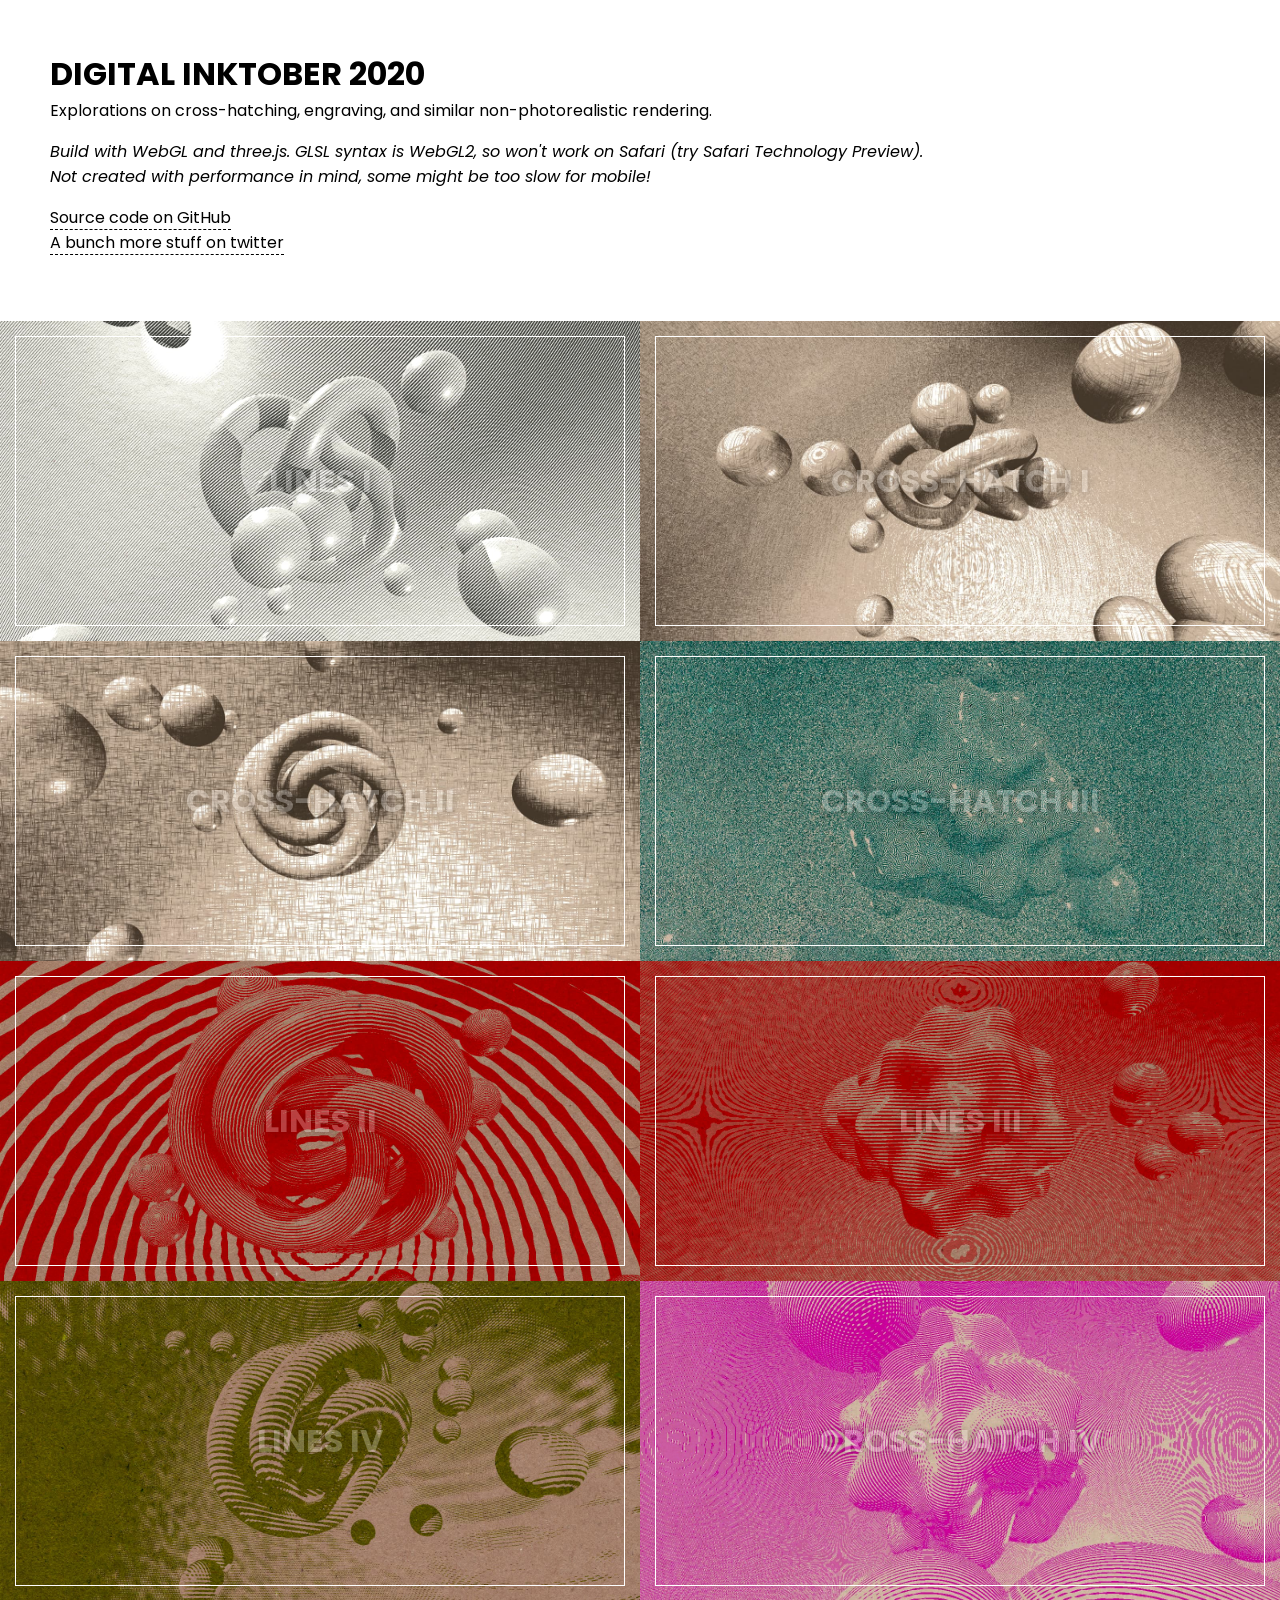
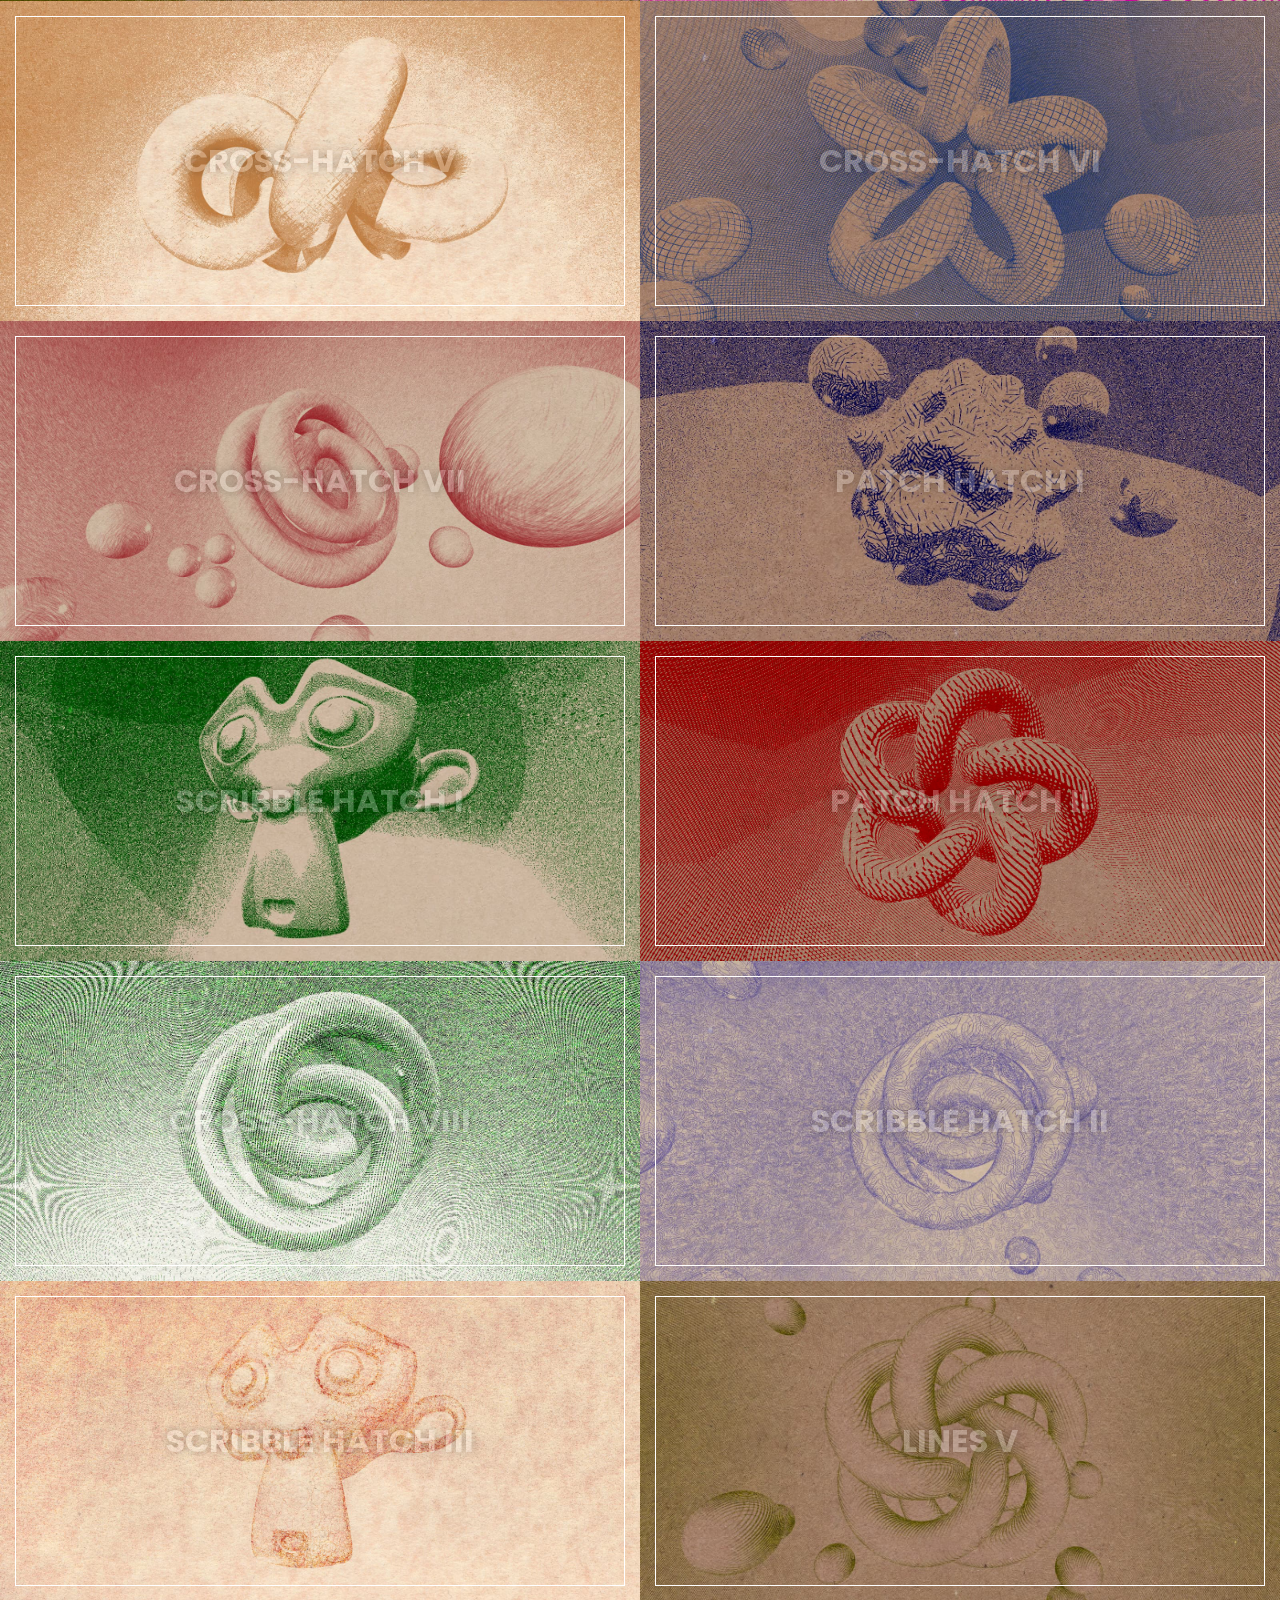
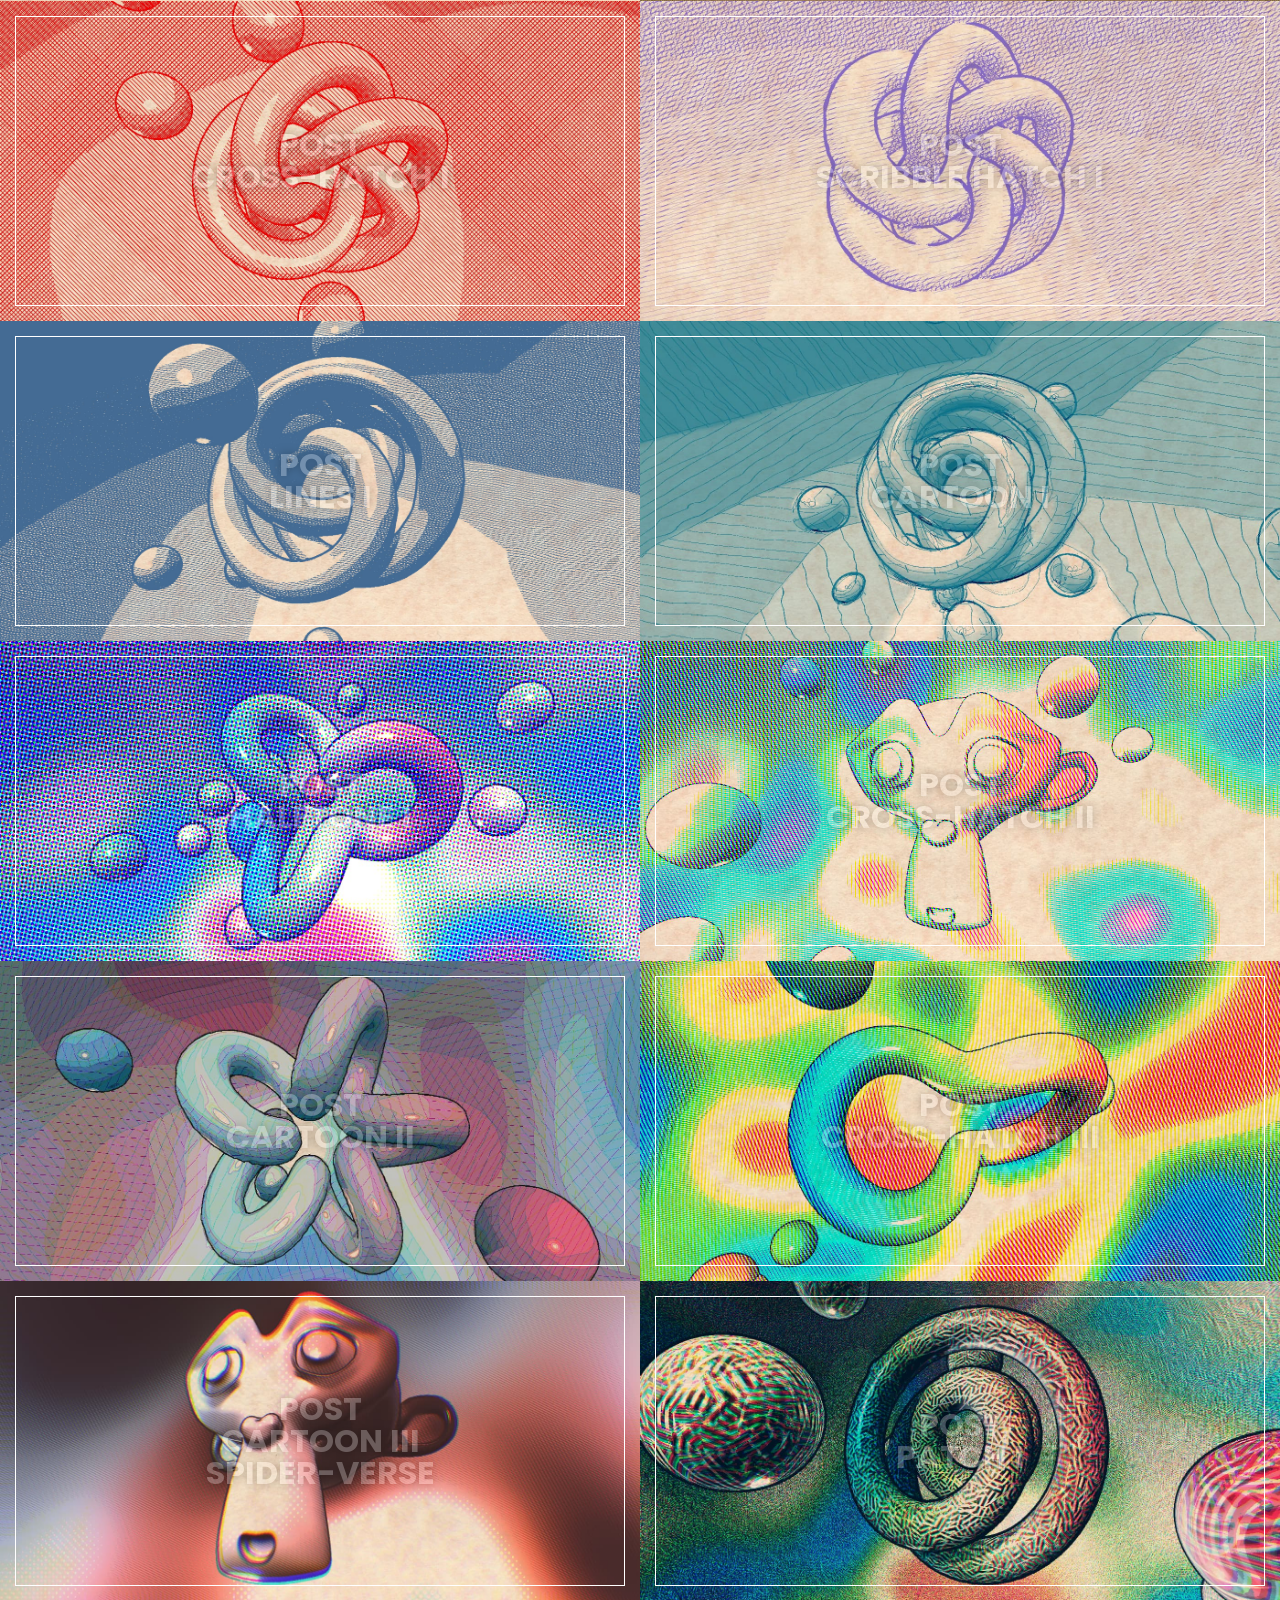
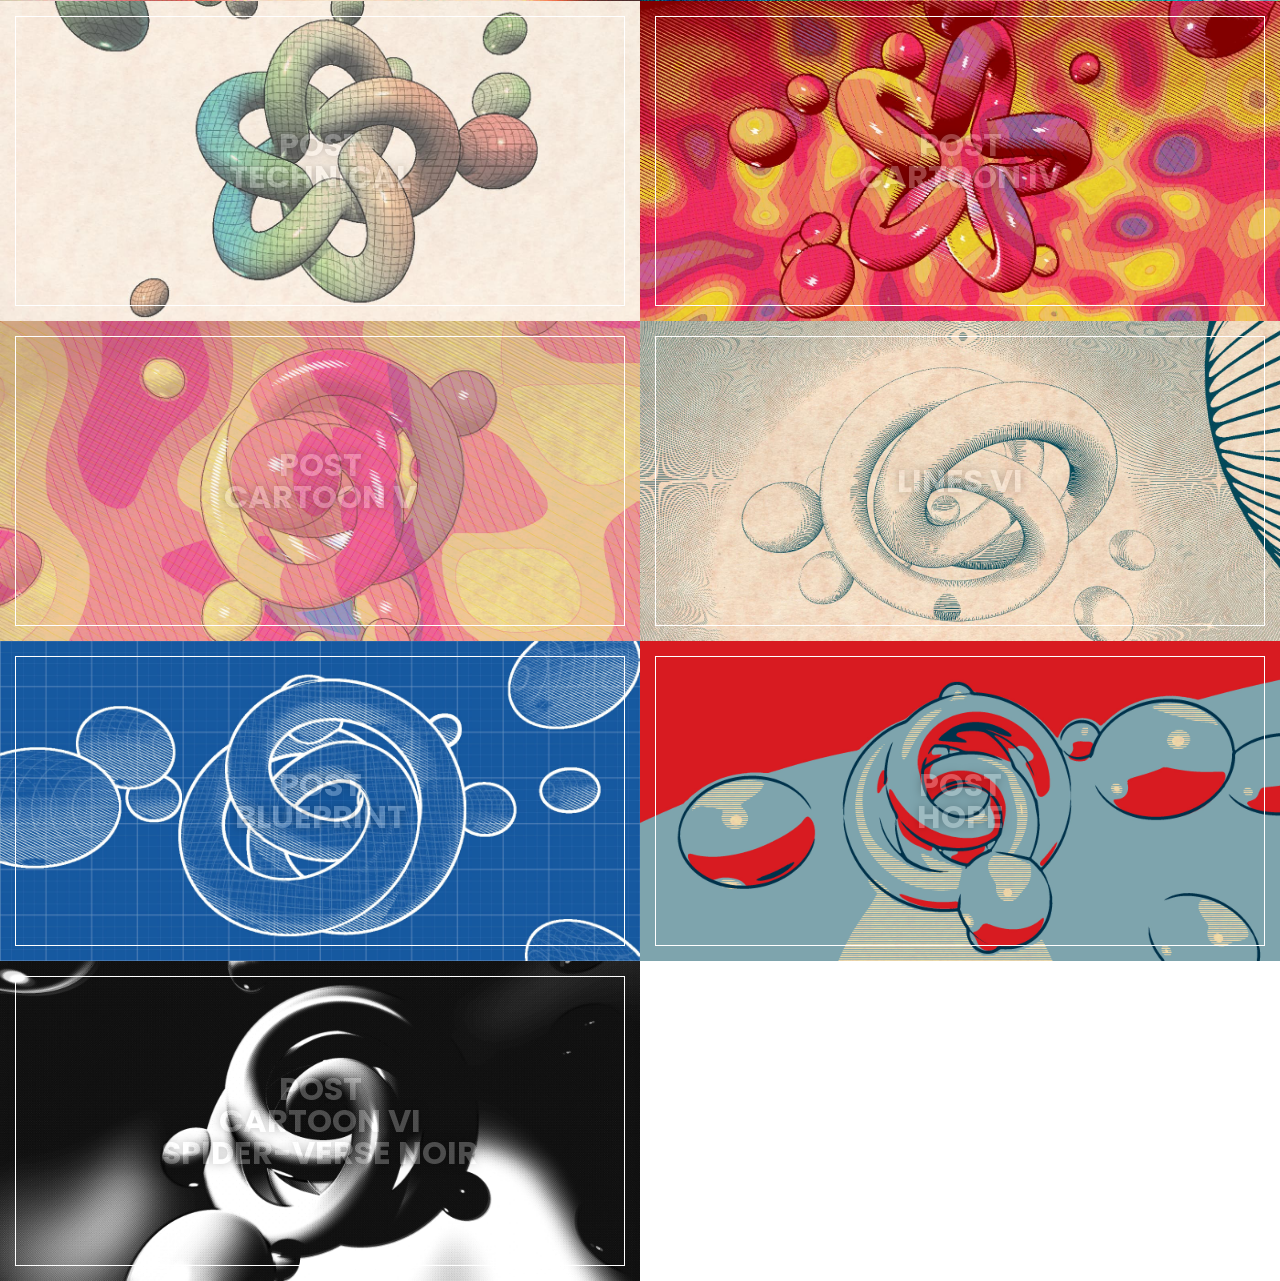
<file: index.html>
<!DOCTYPE html>
<html lang="en">
  <meta name="viewport" content="width=device-width" />
  <head>
    <meta charset="utf-8" />
    <title>Sketch</title>
    <meta
      name="viewport"
      content="width=device-width, initial-scale=1.0, user-scalable=no"
    />
    <style>
      * {
        box-sizing: border-box;
        margin: 0;
        padding: 0;
      }
      a {
        color: inherit;
      }
      body {
        font-family: "Poppins", sans-serif;
      }
      p {
        margin-bottom: 1em;
      }
      header {
        padding: 50px;
      }
      header h1 {
        font-family: "Poppins", sans-serif;
        text-transform: uppercase;
      }
      header a {
        text-decoration: none;
        border-bottom: 1px dashed black;
      }
      header a:hover {
        border-bottom: 1px solid black;
      }
      div.cards {
        display: grid;
        grid-template-columns: repeat(auto-fill, minmax(512px, 1fr));
      }
      div.cards a::before {
        content: "";
        display: block;
        padding-bottom: 50%;
      }
      a.empty {
        width: 25%;
        height: auto;
      }
      a.card {
        background-size: cover;
        background-position: 50% 50%;
        position: relative;
        align-items: center;
      }
      a.card img {
        position: absolute;
        left: 0;
        top: 0;
        width: 100%;
        height: 100%;
      }
      a.card::after {
        content: "";
        position: absolute;
        left: 15px;
        top: 15px;
        right: 15px;
        bottom: 15px;
        border: 1px solid white;
      }
      a.card h2 {
        position: absolute;
        font-family: "Poppins", sans-serif;
        text-transform: uppercase;
        color: white;
        left: 0;
        padding: 1em;
        line-height: 1em;
        text-align: center;
        width: 100%;
        opacity: 0.25;
        font-size: 2em;
        top: 0;
        bottom: 0;
        right: 0;
        text-shadow: 0 0 10px black;
        transition: opacity 200ms ease-out;
        display: flex;
        flex: 1 1 100%;
        align-items: center;
        align-content: center;
        text-align: center;
        justify-content: center;
      }
      a.card:hover h2 {
        opacity: 1;
      }
    </style>
    <link
      href="https://fonts.googleapis.com/css2?family=Poppins:wght@400;800&display=swap"
      rel="stylesheet"
    />
  </head>
  <body>
    <header>
      <h1>Digital Inktober 2020</h1>
      <p>
        Explorations on cross-hatching, engraving, and similar
        non-photorealistic rendering.
      </p>
      <p>
        <i
          >Build with WebGL and three.js. GLSL syntax is WebGL2, so won't work
          on Safari (try Safari Technology Preview).<br />Not created with
          performance in mind, some might be too slow for mobile!
        </i>
      </p>
      <p>
        <a href="https://github.com/spite/sketch">Source code on GitHub</a
        ><br />
        <a href="https://twitter.com/thespite">A bunch more stuff on twitter</a>
      </p>
    </header>
    <div class="cards">
      <a class="card" href="lines-i/index.html">
        <img src="snapshots/lines-i.jpg" />
        <h2>Lines I</h2>
      </a>
      <a class="card" href="cross-hatch-i/index.html">
        <img src="snapshots/cross-hatch-i.jpg" />
        <h2>Cross-hatch I</h2>
      </a>
      <a class="card" href="cross-hatch-ii/index.html">
        <img src="snapshots/cross-hatch-ii.jpg" />
        <h2>Cross-hatch II</h2>
      </a>
      <a class="card" href="cross-hatch-iii/index.html">
        <img src="snapshots/cross-hatch-iii.jpg" />
        <h2>Cross-hatch III</h2>
      </a>
      <a class="card" href="lines-ii/index.html">
        <img src="snapshots/lines-ii.jpg" />
        <h2>Lines II</h2>
      </a>
      <a class="card" href="lines-iii/index.html">
        <img src="snapshots/lines-iii.jpg" />
        <h2>Lines III</h2>
      </a>
      <a class="card" href="lines-iv/index.html">
        <img src="snapshots/lines-iv.jpg" />
        <h2>Lines IV</h2>
      </a>
      <a class="card" href="cross-hatch-iv/index.html">
        <img src="snapshots/cross-hatch-iv.jpg" />
        <h2>Cross-hatch IV</h2>
      </a>
      <a class="card" href="cross-hatch-v/index.html">
        <img src="snapshots/cross-hatch-v.jpg" />
        <h2>Cross-hatch V</h2>
      </a>
      <a class="card" href="cross-hatch-vi/index.html">
        <img src="snapshots/cross-hatch-vi.jpg" />
        <h2>Cross-hatch VI</h2>
      </a>
      <a class="card" href="cross-hatch-vii/index.html">
        <img src="snapshots/cross-hatch-vii.jpg" />
        <h2>Cross-hatch VII</h2>
      </a>
      <a class="card" href="patch-i/index.html">
        <img src="snapshots/patch-i.jpg" />
        <h2>Patch hatch I</h2>
      </a>
      <a class="card" href="scribble-i/index.html">
        <img src="snapshots/scribble-i.jpg" />
        <h2>Scribble hatch I</h2>
      </a>
      <a class="card" href="patch-ii/index.html">
        <img src="snapshots/patch-ii.jpg" />
        <h2>Patch hatch II</h2>
      </a>
      <a class="card" href="cross-hatch-viii/index.html">
        <img src="snapshots/cross-hatch-viii.jpg" />
        <h2>Cross-hatch VIII</h2>
      </a>
      <a class="card" href="scribble-ii/index.html">
        <img src="snapshots/scribble-ii.jpg" />
        <h2>Scribble hatch II</h2>
      </a>
      <a class="card" href="scribble-iii/index.html">
        <img src="snapshots/scribble-iii.jpg" />
        <h2>Scribble hatch III</h2>
      </a>
      <a class="card" href="lines-v/index.html">
        <img src="snapshots/lines-v.jpg" />
        <h2>Lines V</h2>
      </a>
      <a class="card" href="post-cross-hatch-i/index.html">
        <img src="snapshots/post-cross-hatch-i.jpg" />
        <h2>Post<br />Cross-hatch I</h2>
      </a>
      <a class="card" href="post-scribble-i/index.html">
        <img src="snapshots/post-scribble-i.jpg" />
        <h2>Post<br />Scribble hatch I</h2>
      </a>
      <a class="card" href="post-lines-i/index.html">
        <img src="snapshots/post-lines-i.jpg" />
        <h2>Post<br />Lines I</h2>
      </a>
      <a class="card" href="post-cartoon-i/index.html">
        <img src="snapshots/post-cartoon-i.jpg" />
        <h2>Post<br />Cartoon I</h2>
      </a>
      <a class="card" href="post-cmyk-halftone-i/index.html">
        <img src="snapshots/post-halftone-i.jpg" />
        <h2>Post<br />Halftone I</h2>
      </a>
      <a class="card" href="post-cross-hatch-ii/index.html">
        <img src="snapshots/post-cross-hatch-ii.jpg" />
        <h2>Post<br />Cross-hatch II</h2>
      </a>
      <a class="card" href="post-cartoon-ii/index.html">
        <img src="snapshots/post-cartoon-ii.jpg" />
        <h2>Post<br />Cartoon II</h2>
      </a>
      <a class="card" href="post-cross-hatch-iii/index.html">
        <img src="snapshots/post-cross-hatch-iii.jpg" />
        <h2>Post<br />Cross-hatch III</h2>
      </a>
      <a class="card" href="post-cartoon-iii/index.html">
        <img src="snapshots/post-cartoon-iii.jpg" />
        <h2>Post<br />Cartoon III<br />Spider-Verse</h2>
      </a>
      <a class="card" href="post-patch-i/index.html">
        <img src="snapshots/post-patch-i.jpg" />
        <h2>Post<br />Patch I</h2>
      </a>
      <a class="card" href="post-technical/index.html">
        <img src="snapshots/post-technical.jpg" />
        <h2>Post<br />Technical</h2>
      </a>
      <a class="card" href="post-cartoon-iv/index.html">
        <img src="snapshots/post-cartoon-iv.jpg" />
        <h2>Post<br />Cartoon IV</h2>
      </a>
      <a class="card" href="post-cartoon-v/index.html">
        <img src="snapshots/post-cartoon-v.jpg" />
        <h2>Post<br />Cartoon V</h2>
      </a>
      <a class="card" href="lines-vi/index.html">
        <img src="snapshots/lines-vi.jpg" />
        <h2>Lines VI</h2>
      </a>
      <a class="card" href="post-blueprint/index.html">
        <img src="snapshots/post-blueprint.jpg" />
        <h2>Post<br />Blueprint</h2>
      </a>
      <a class="card" href="post-hope/index.html">
        <img src="snapshots/post-hope.jpg" />
        <h2>Post<br />Hope</h2>
      </a>
      <a class="card" href="post-cartoon-vi/index.html">
        <img src="snapshots/post-cartoon-vi.jpg" />
        <h2>Post<br />Cartoon VI<br />Spider-Verse Noir</h2>
      </a>
      <a class="empty card"></a>
    </div>
  </body>
</html>
</file>
